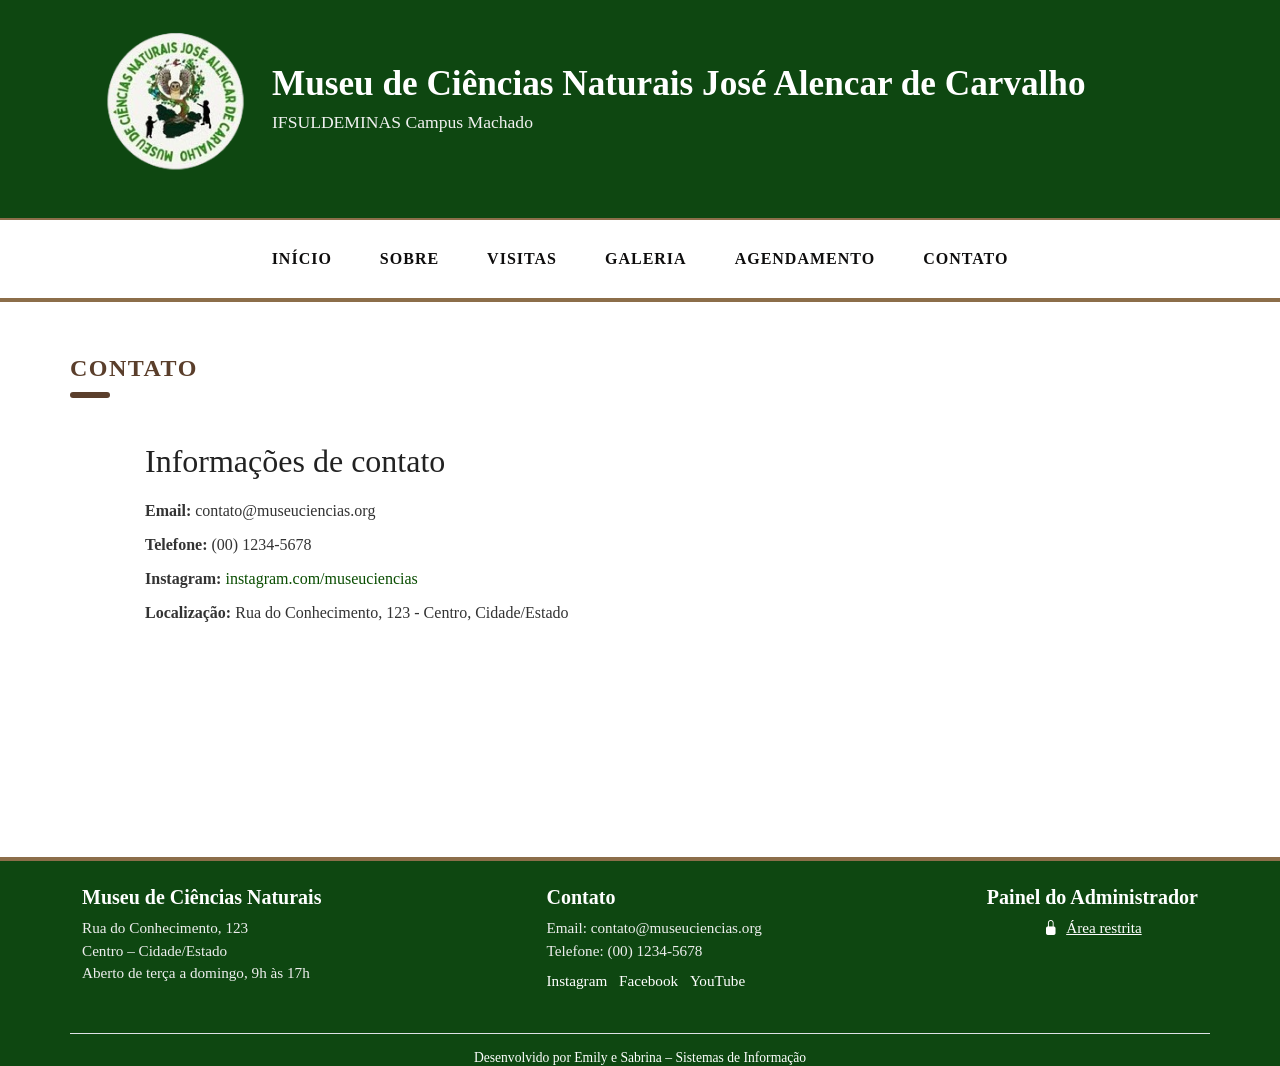
<file: template/contato.html>
<!DOCTYPE html>
<html lang="pt-br">
<head>
    <meta charset="UTF-8" />
    <meta name="viewport" content="width=device-width, initial-scale=1.0"/>
    <title>Contato - Museu de Ciências</title>
    <link href="https://cdn.jsdelivr.net/npm/bootstrap@5.3.3/dist/css/bootstrap.min.css" rel="stylesheet">
    <link href="https://cdn.jsdelivr.net/npm/bootstrap-icons@1.10.5/font/bootstrap-icons.css" rel="stylesheet">
    <link rel="stylesheet" href="/static/css/estiloGeral.css">
    <link rel="stylesheet" href="/static/css/estiloContato.css">
</head>
<body>

    <header class="custom-header">
        <div class="container py-4">
            <div class="row align-items-center">
                <div class="col-md-2 text-center text-md-start">
                    <img src="/static/assets/logo.png" alt="Logo do Museu" class="logo-museu">
                </div>
                <div class="col-md-10 text-center text-md-start">
                    <h1 class="nome-museu mb-1">Museu de Ciências Naturais José Alencar de Carvalho</h1>
                    <p class="slogan-museu mb-0">IFSULDEMINAS Campus Machado</p>
                </div>
            </div>
        </div>
      
        <div class="green-space"></div>
      
        <nav class="custom-navbar">
            <div class="container d-flex justify-content-center flex-wrap gap-3">
                <a href="/index.html" class="nav-link-custom">INÍCIO</a>
                <a href="/template/sobre.html" class="nav-link-custom">SOBRE</a>
                <a href="/template/visitas.html" class="nav-link-custom">VISITAS</a>
                <a href="/template/galeria.html" class="nav-link-custom">GALERIA</a>
                <a href="/template/agendamento.html" class="nav-link-custom">AGENDAMENTO</a>
                <a href="/template/contato.html" class="nav-link-custom">CONTATO</a>
            </div>
        </nav>
    </header>

    <main class="container my-5 position-relative pt-5">
        <div class="section-label">
          CONTATO
          <div class="underline"></div>
        </div>
      
        <div class="content mt-4" id="conteudo">
            <h2>Informações de contato</h2>
                <div class="grid-contato">
                    <div class="informacoes-contato">
                        <p><strong>Email:</strong> contato@museuciencias.org</p>
                        <p><strong>Telefone:</strong> (00) 1234-5678</p>
                        <p><strong>Instagram:</strong> <a href="https://instagram.com/museuciencias">instagram.com/museuciencias</a></p>
                        <p><strong>Localização:</strong> Rua do Conhecimento, 123 - Centro, Cidade/Estado</p>
                    </div>
                    
                    <div class="mapa-contato">
                        <iframe src="https://www.google.com/maps/embed?pb=..." class="mapa" allowfullscreen="" loading="lazy"></iframe>
                    </div>
                </div>
        </div>
    </main>
      

 
    <footer class="custom-footer mt-5">
        <div class="container py-4 d-flex flex-column flex-md-row justify-content-between">
            <div class="footer-left">
                <h5>Museu de Ciências Naturais</h5>
                <p>Rua do Conhecimento, 123<br>Centro – Cidade/Estado<br>Aberto de terça a domingo, 9h às 17h</p>
            </div>
        
            <div class="footer-right">
                <h5>Contato</h5>
                <p>Email: contato@museuciencias.org<br>Telefone: (00) 1234-5678</p>
                <div class="social-icons mt-2">
                <a href="#" class="me-2">Instagram</a>
                <a href="#" class="me-2">Facebook</a>
                <a href="#">YouTube</a>
                </div>
            </div>

            <div class="footer-center text-md-center mt-4 mt-md-0">
                <h5>Painel do Administrador</h5>
                <a  class="text-white" href="login.html"><i class="bi bi-lock-fill me-2"></i>Área restrita</a>
            </div>
        </div>
        <div class="container text-center border-top pt-3 mt-3">
            <h6 class="mb-0">Desenvolvido por Emily e Sabrina – Sistemas de Informação</h6>
        </div>
    </footer>
  
</body>
</html>
</file>
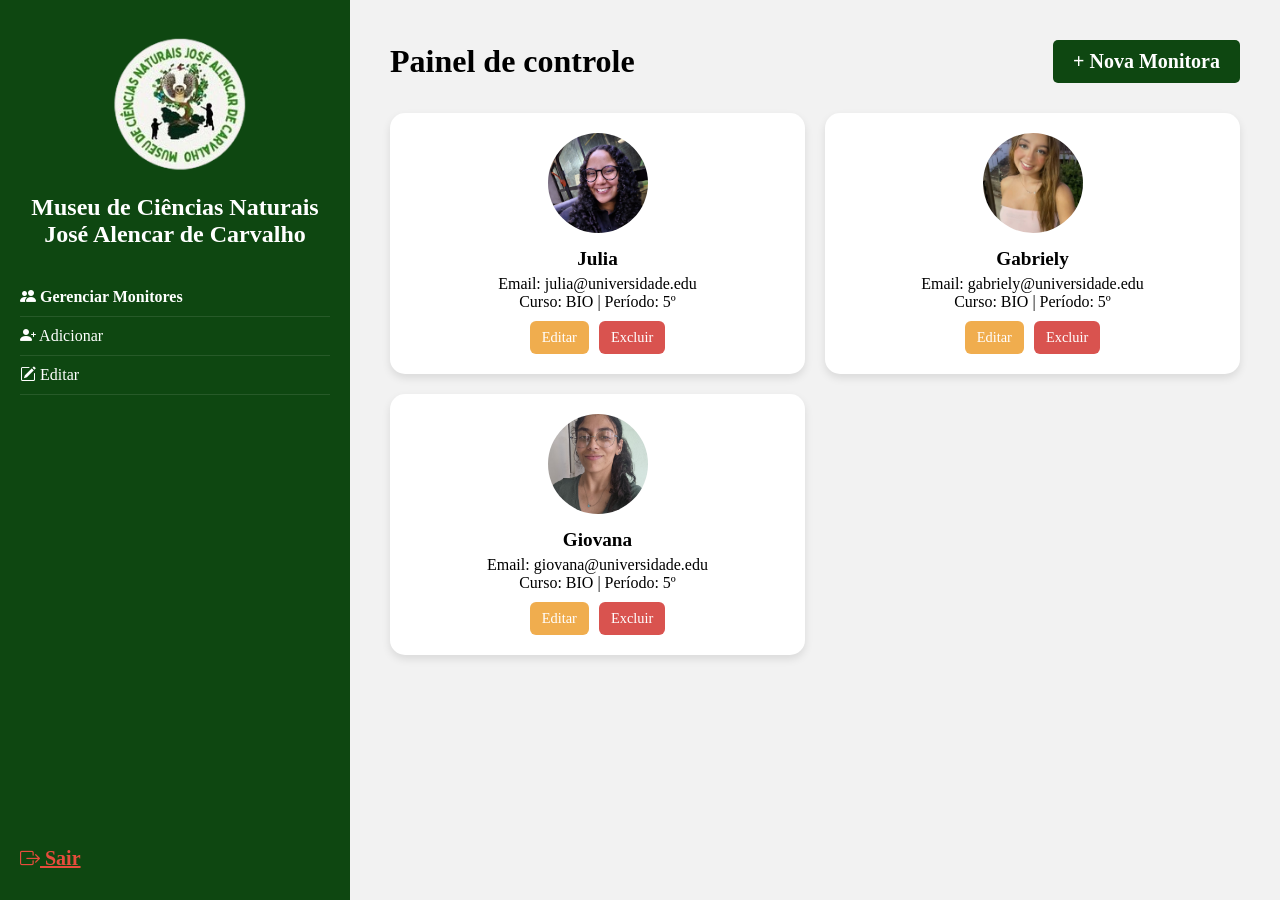
<file: template/gerencia.html>
<!DOCTYPE html>
<html lang="pt-br">
<head>
  <meta charset="UTF-8" />
  <meta name="viewport" content="width=device-width, initial-scale=1.0"/>
  <title>Painel de Monitoras</title>
  <link rel="stylesheet" href="/static/css/estiloGerencia.css" />
  <link href="https://fonts.googleapis.com/css2?family=Inter:wght@400;600&display=swap" rel="stylesheet">
  <link rel="stylesheet" href="https://cdn.jsdelivr.net/npm/bootstrap-icons@1.10.5/font/bootstrap-icons.css">
</head>
<body>
  <div class="container">
    <aside class="sidebar">
      <img src="/static/assets/logo.png" alt="Logo do Museu" class="logo">
      <h2>Museu de Ciências Naturais José Alencar de Carvalho</h2>
      <nav>
        <a class="active" href="#"><i class="bi bi-people-fill"></i> Gerenciar Monitores</a>
        <a href="#" onclick="openModal()"><i class="bi bi-person-plus-fill"></i> Adicionar</a>
        <a href="#" onclick="openEditModal()"><i class="bi bi-pencil-square"></i> Editar</a>
      </nav>
      <a href="/index.html" class="logout">
        <i class="bi bi-box-arrow-right"></i> Sair
      </a>   
    </aside>

    <main class="main-content">
      <header class="header">
        <h1>Painel de controle</h1>
        <button class="btn-add" onclick="openModal()">+ Nova Monitora</button>
      </header>

      <section class="grid">
        <div class="card">
          <img src="/imagens/monitora1.jpg" alt="Foto da Monitora">
          <div class="info">
            <h3>Julia</h3>
            <p>Email: julia@universidade.edu</p>
            <p>Curso: BIO | Período: 5º</p>
          </div>
          <div class="actions">
            <button class="edit" onclick="openEditModal()">Editar</button>
            <button class="delete" onclick="openDeleteModal(this)">Excluir</button>
          </div>
        </div>

        <div class="card">
          <img src="/imagens/monitora2.jpg" alt="Foto da Monitora">
          <div class="info">
            <h3>Gabriely</h3>
            <p>Email: gabriely@universidade.edu</p>
            <p>Curso: BIO | Período: 5º</p>
          </div>
          <div class="actions">
            <button class="edit">Editar</button>
            <button class="delete" onclick="openDeleteModal(this)">Excluir</button>
          </div>
        </div>

        <div class="card">
          <img src="/imagens/monitora3.jpg" alt="Foto da Monitora">
          <div class="info">
            <h3>Giovana</h3>
            <p>Email: giovana@universidade.edu</p>
            <p>Curso: BIO | Período: 5º</p>
          </div>
          <div class="actions">
            <button class="edit">Editar</button>
            <button class="delete" onclick="openDeleteModal(this)">Excluir</button>
          </div>
        </div>
      </section>
    </main>
  </div>

  <div class="modal" id="modalForm">
    <div class="modal-content">
      <h2>Adicionar Monitor</h2>
      <form>
        <input type="text" placeholder="Nome" required />
        <input type="email" placeholder="Email Institucional" required />
        <input type="text" placeholder="Curso" />
        <input type="text" placeholder="Período" />
        <input type="file" />
        <textarea placeholder="Sobre ela..." rows="4"></textarea>
        <div class="modal-buttons">
          <button type="button" onclick="closeModal()">Cancelar</button>
          <button type="submit">Salvar</button>
        </div>
      </form>
    </div>
  </div>

  <div class="modal" id="modalEdit">
    <div class="modal-content">
      <h2>Editar Monitor</h2>
      <form>
        <label for="edit-nome">Nome</label>
        <input type="text" id="edit-nome" placeholder="Nome" value="Julia" />
  
        <label for="edit-email">Email Institucional</label>
        <input type="email" id="edit-email" placeholder="Email Institucional" value="julia@universidade.edu" />
  
        <label for="edit-curso">Curso</label>
        <input type="text" id="edit-curso" placeholder="Curso" value="BIO" />
  
        <label for="edit-periodo">Período</label>
        <input type="text" id="edit-periodo" placeholder="Período" value="5º" />
  
        <label for="edit-sobre">Sobre</label>
        <textarea id="edit-sobre" placeholder="Sobre ela..." rows="4">Monitora ativa desde o 3º período.</textarea>
  
        <div class="modal-buttons">
          <button type="button" onclick="closeEditModal()">Cancelar</button>
          <button type="submit">Salvar Alterações</button>
        </div>
      </form>
    </div>
  </div>

  <script>
    function openModal() {
      document.getElementById('modalForm').style.display = 'flex';
    }
    function closeModal() {
      document.getElementById('modalForm').style.display = 'none';
    }

    let deleteTarget = null;

    function openDeleteModal(button) {
      deleteTarget = button.closest('.card');
      document.getElementById('modalConfirmDelete').style.display = 'flex';
    }

    function closeDeleteModal() {
      deleteTarget = null;
      document.getElementById('modalConfirmDelete').style.display = 'none';
    }

    function confirmDelete() {
      if (deleteTarget) {
        deleteTarget.remove(); 
      }
      closeDeleteModal();
    }

    function openEditModal() {
      document.getElementById('modalEdit').style.display = 'flex';
    }
    function closeEditModal() {
      document.getElementById('modalEdit').style.display = 'none';
    }

  </script>

  <div class="modal" id="modalConfirmDelete">
    <div class="modal-content">
      <h2>Tem certeza que deseja excluir?</h2>
      <div class="modal-buttons">
        <button type="button" onclick="closeDeleteModal()">Cancelar</button>
        <button type="button" onclick="confirmDelete()">Confirmar</button>
      </div>
    </div>
  </div>

</body>
</html>
</file>
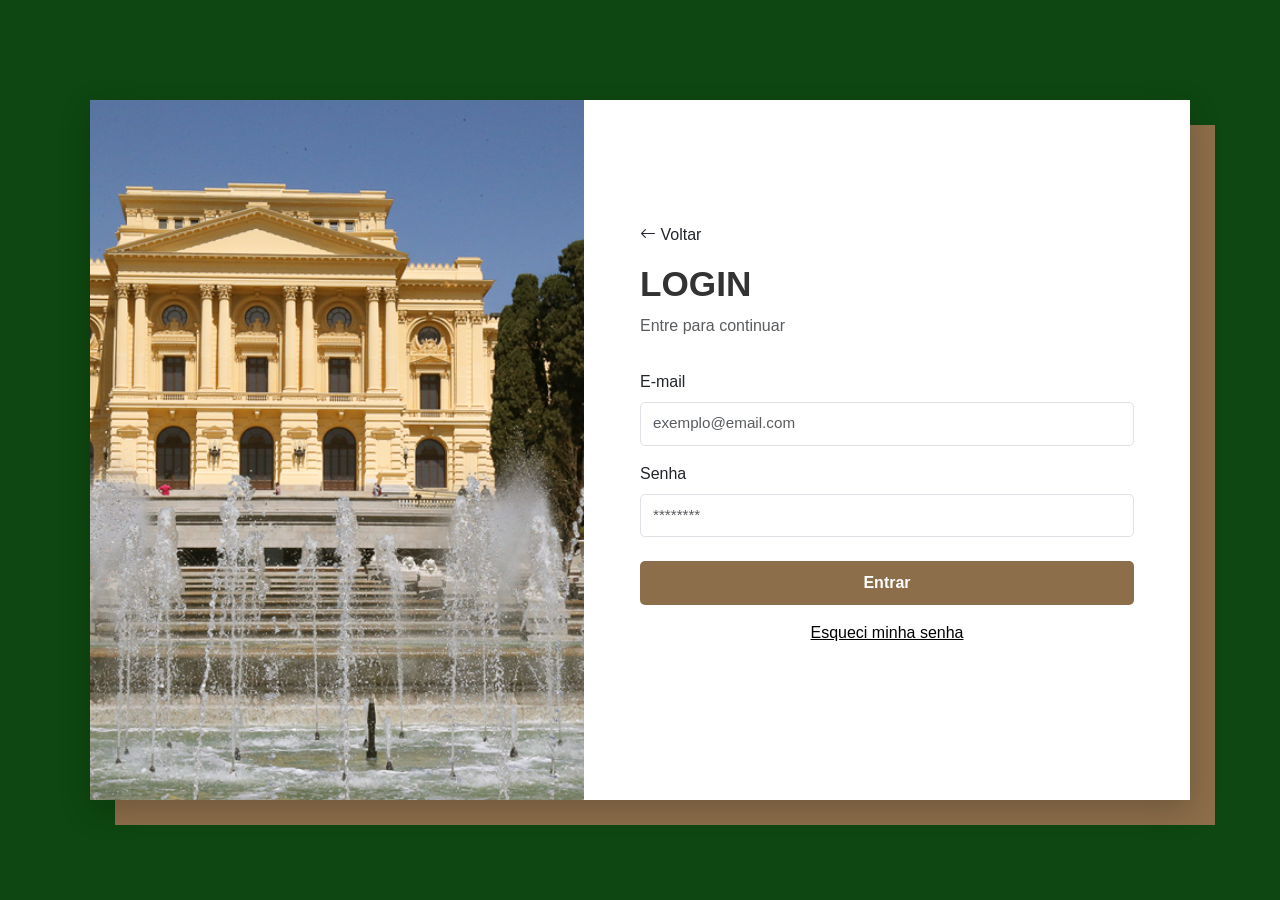
<file: template/login.html>
<!DOCTYPE html>
<html lang="pt-br">
<head>
  <meta charset="UTF-8" />
  <meta name="viewport" content="width=device-width, initial-scale=1.0"/>
  <title>Login - Museu</title>
  <link href="https://cdn.jsdelivr.net/npm/bootstrap@5.3.3/dist/css/bootstrap.min.css" rel="stylesheet" />
  <link rel="stylesheet" href="https://cdn.jsdelivr.net/npm/bootstrap-icons@1.10.5/font/bootstrap-icons.css">
  <link rel="stylesheet" href="/static/css/estiloLogin.css">
</head>
<body>
    <div class="page-container">
        <div class="login-wrapper">
            <div class="login-content">
                <div class="left-box">
                    
                </div>
                <div class="right-box">
                    <a href="/index.html" class="text-decoration-none text-dark mb-3 d-inline-block">
                        <i class="bi bi-arrow-left"></i> Voltar
                    </a> 
                    <h2>LOGIN</h2>
                                         
                    <p class="text-muted">Entre para continuar</p>
                    <form>
                        <div class="mb-3">
                            <label for="email" class="form-label">E-mail</label>
                            <input type="email" class="form-control" id="email" placeholder="exemplo@email.com">
                        </div>
                        <div class="mb-4">
                            <label for="senha" class="form-label">Senha</label>
                            <input type="password" class="form-control" id="senha" placeholder="********">
                        </div>
                        <div class="d-grid">
                            <button class="btn btn-success" type="button" onclick="redirectToPage()">Entrar</button>
                        </div>
                        <p class="text-center mt-3"><a href="#" class="text-black">Esqueci minha senha</a></p>
                    </form>
                </div>
            </div>
        </div>
    </div>
    <script>
        function redirectToPage() {
          window.location.href = '/template/gerencia.html';
        }
      </script>
</body>
</html>
</file>
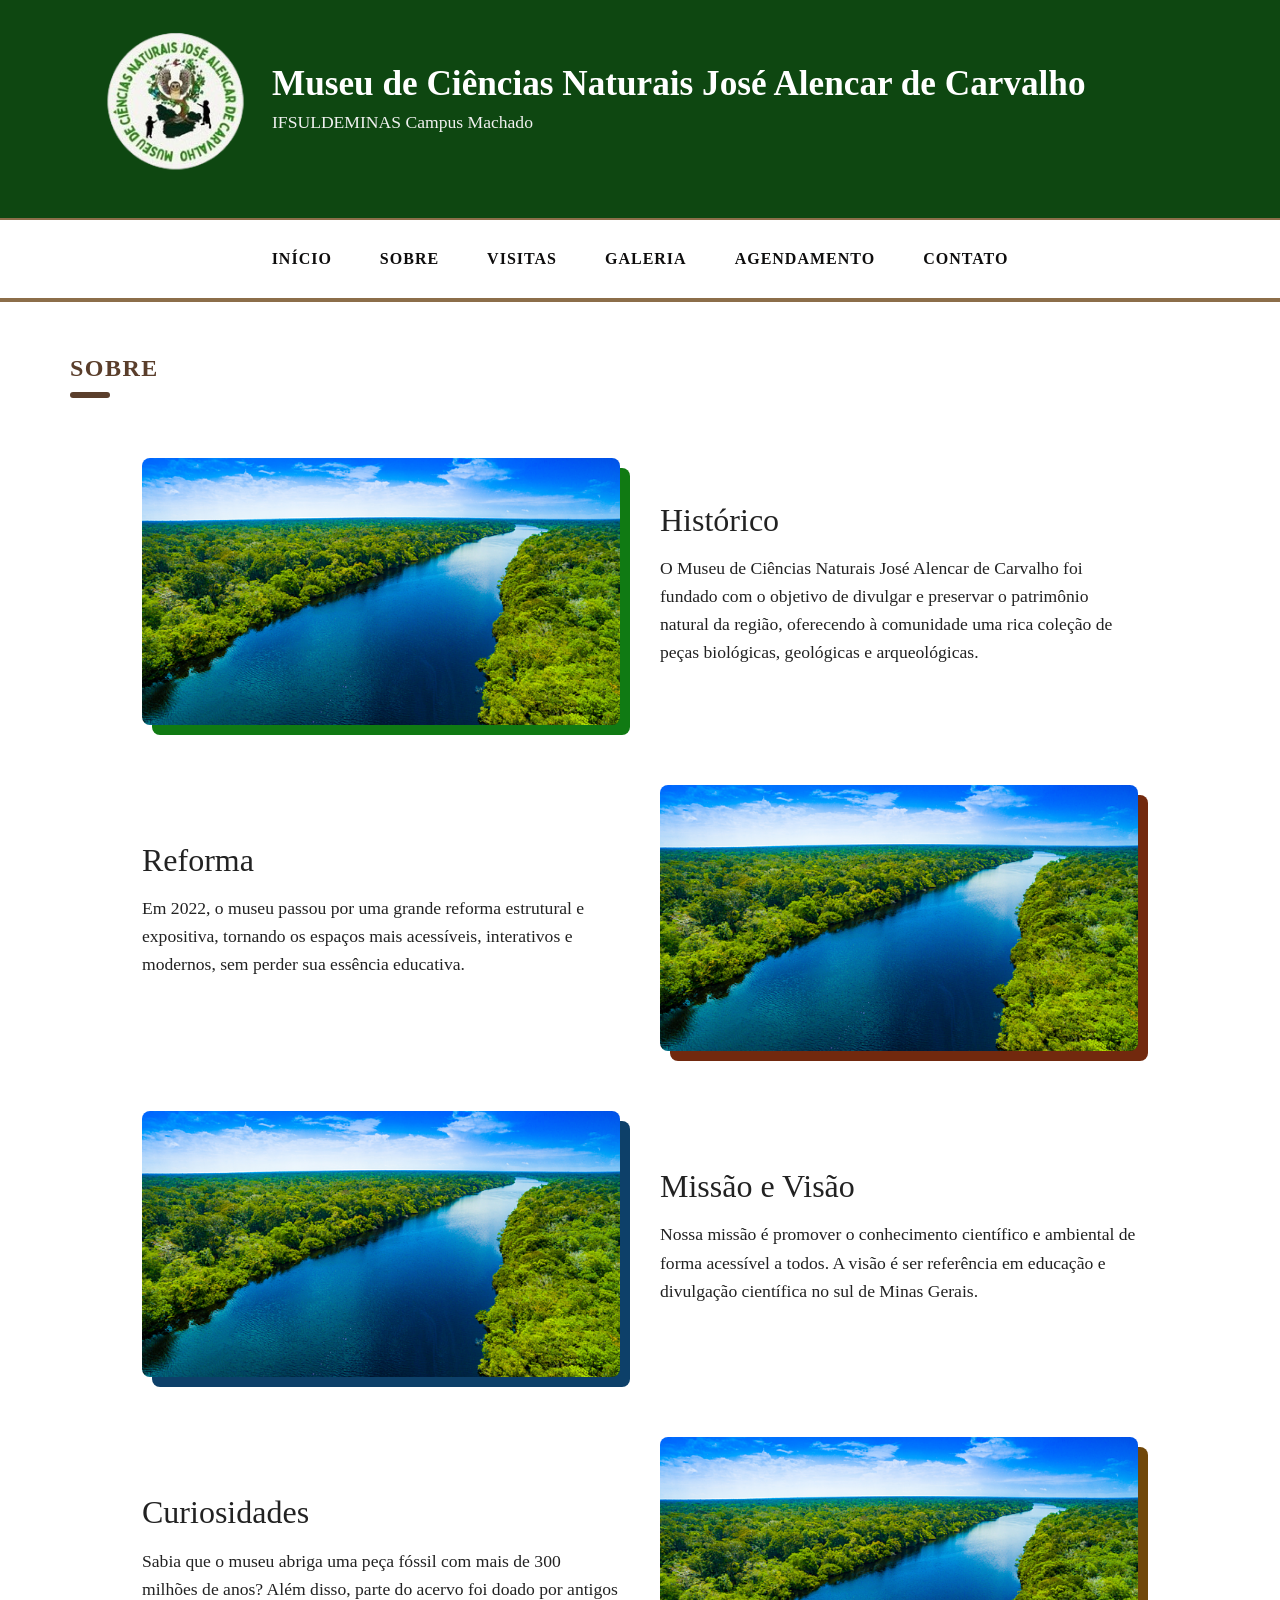
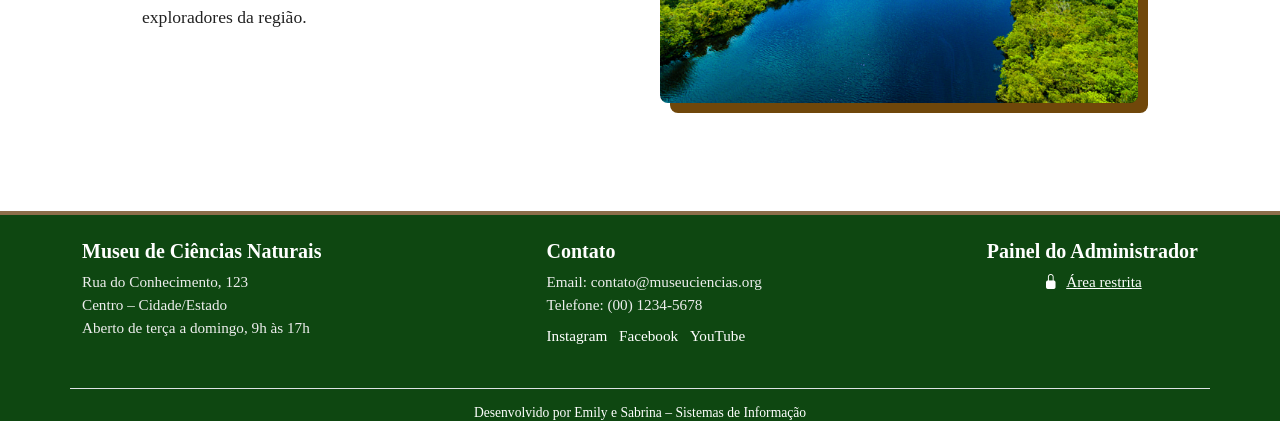
<file: template/sobre.html>
<!DOCTYPE html>
<html lang="pt-br">
<head>
    <meta charset="UTF-8" />
    <meta name="viewport" content="width=device-width, initial-scale=1.0"/>
    <title>Sobre - Museu de Ciências</title>
    <link href="https://cdn.jsdelivr.net/npm/bootstrap@5.3.3/dist/css/bootstrap.min.css" rel="stylesheet">
    <link href="https://cdn.jsdelivr.net/npm/bootstrap-icons@1.10.5/font/bootstrap-icons.css" rel="stylesheet">
    <link rel="stylesheet" href="/static/css/estiloGeral.css">
    <link rel="stylesheet" href="/static/css/estiloSobre.css">
</head>
<body>

    <header class="custom-header">
        <div class="container py-4">
            <div class="row align-items-center">
                <div class="col-md-2 text-center text-md-start">
                    <img src="/static/assets/logo.png" alt="Logo do Museu" class="logo-museu">
                </div>
                <div class="col-md-10 text-center text-md-start">
                    <h1 class="nome-museu mb-1">Museu de Ciências Naturais José Alencar de Carvalho</h1>
                    <p class="slogan-museu mb-0">IFSULDEMINAS Campus Machado</p>
                </div>
            </div>
        </div>
      
        <div class="green-space"></div>
      
        <nav class="custom-navbar">
            <div class="container d-flex justify-content-center flex-wrap gap-3">
                <a href="/index.html" class="nav-link-custom">INÍCIO</a>
                <a href="/template/sobre.html" class="nav-link-custom">SOBRE</a>
                <a href="/template/visitas.html" class="nav-link-custom">VISITAS</a>
                <a href="/template/galeria.html" class="nav-link-custom">GALERIA</a>
                <a href="/template/agendamento.html" class="nav-link-custom">AGENDAMENTO</a>
                <a href="/template/contato.html" class="nav-link-custom">CONTATO</a>
            </div>
        </nav>
    </header>

    <main class="container my-5 position-relative pt-5">
        <div class="section-label">
          SOBRE
          <div class="underline"></div>
        </div>
      
        <section class="sobre-grid">
            <!-- Histórico -->
            <div class="item imagem fundo-verde">
              <img src="/imagens/temporaria.png" alt="Histórico do museu">
            </div>
            <div class="item texto">
              <h2>Histórico</h2>
              <p>O Museu de Ciências Naturais José Alencar de Carvalho foi fundado com o objetivo de divulgar e preservar o patrimônio natural da região, oferecendo à comunidade uma rica coleção de peças biológicas, geológicas e arqueológicas.</p>
            </div>
        
            <!-- Reforma -->
            <div class="item texto">
              <h2>Reforma</h2>
              <p>Em 2022, o museu passou por uma grande reforma estrutural e expositiva, tornando os espaços mais acessíveis, interativos e modernos, sem perder sua essência educativa.</p>
            </div>
            <div class="item imagem fundo-marrom">
              <img src="/imagens/temporaria.png" alt="Reforma do museu">
            </div>
        
            <!-- Missão e Visão -->
            <div class="item imagem fundo-azul">
              <img src="/imagens/temporaria.png" alt="Missão e visão do museu">
            </div>
            <div class="item texto">
              <h2>Missão e Visão</h2>
              <p>Nossa missão é promover o conhecimento científico e ambiental de forma acessível a todos. A visão é ser referência em educação e divulgação científica no sul de Minas Gerais.</p>
            </div>
        
            <!-- Curiosidades -->
            <div class="item texto">
              <h2>Curiosidades</h2>
              <p>Sabia que o museu abriga uma peça fóssil com mais de 300 milhões de anos? Além disso, parte do acervo foi doado por antigos exploradores da região.</p>
            </div>
            <div class="item imagem fundo-laranja">
              <img src="/imagens/temporaria.png" alt="Curiosidades do museu">
            </div>
          </section>
          
    </main>
 
    <footer class="custom-footer mt-5">
        <div class="container py-4 d-flex flex-column flex-md-row justify-content-between">
            <div class="footer-left">
                <h5>Museu de Ciências Naturais</h5>
                <p>Rua do Conhecimento, 123<br>Centro – Cidade/Estado<br>Aberto de terça a domingo, 9h às 17h</p>
            </div>
        
            <div class="footer-right">
                <h5>Contato</h5>
                <p>Email: contato@museuciencias.org<br>Telefone: (00) 1234-5678</p>
                <div class="social-icons mt-2">
                <a href="#" class="me-2">Instagram</a>
                <a href="#" class="me-2">Facebook</a>
                <a href="#">YouTube</a>
                </div>
            </div>

            <div class="footer-center text-md-center mt-4 mt-md-0">
                <h5>Painel do Administrador</h5>
                <a  class="text-white" href="login.html"><i class="bi bi-lock-fill me-2"></i>Área restrita</a>
            </div>
        </div>
        <div class="container text-center border-top pt-3 mt-3">
            <h6 class="mb-0">Desenvolvido por Emily e Sabrina – Sistemas de Informação</h6>
        </div>
    </footer>
  
</body>
</html>
</file>
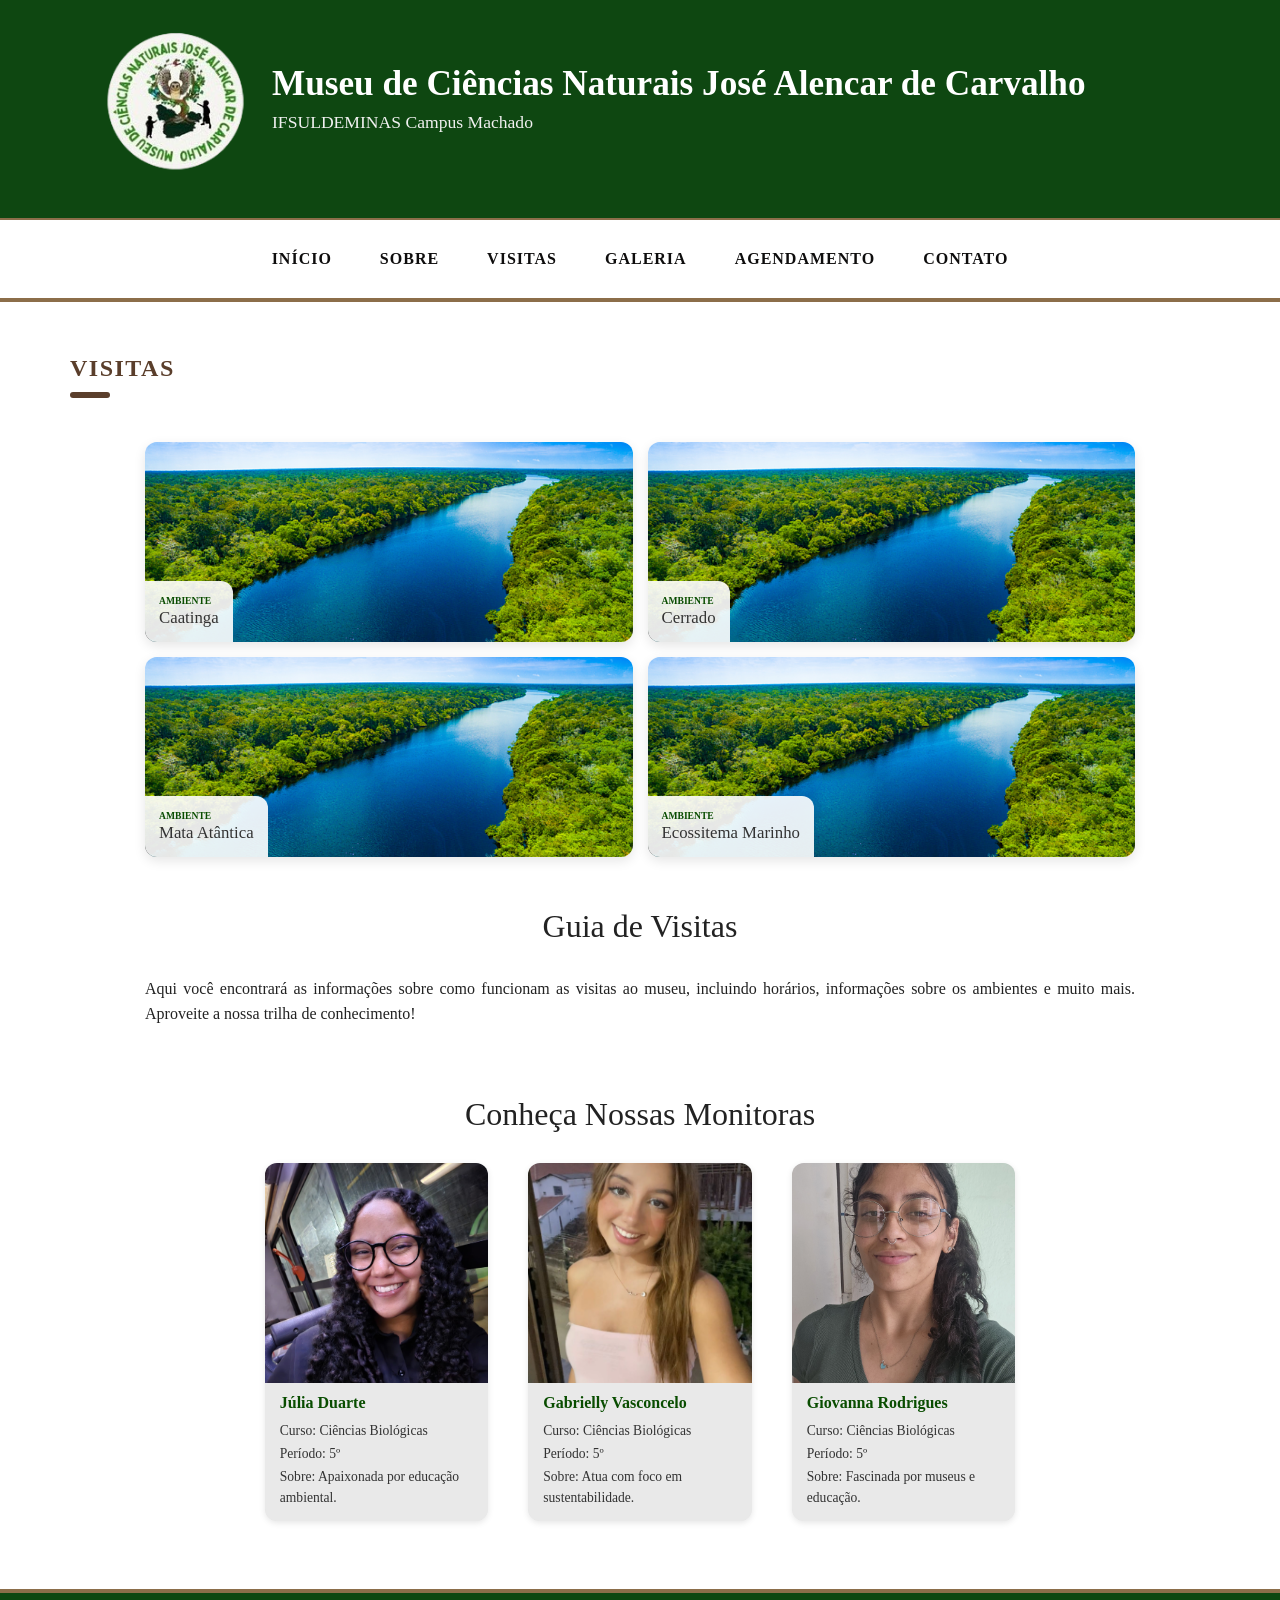
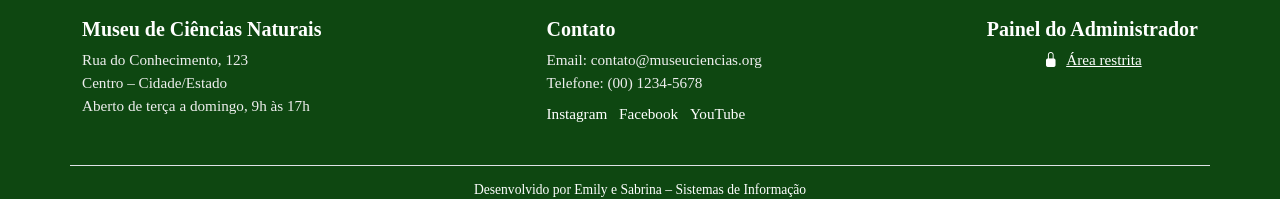
<file: template/visitas.html>
<!DOCTYPE html>
<html lang="pt-br">
<head>
    <meta charset="UTF-8" />
    <meta name="viewport" content="width=device-width, initial-scale=1.0"/>
    <title>Visitas - Museu de Ciências</title>
    <link href="https://cdn.jsdelivr.net/npm/bootstrap@5.3.3/dist/css/bootstrap.min.css" rel="stylesheet">
    <link href="https://cdn.jsdelivr.net/npm/bootstrap-icons@1.10.5/font/bootstrap-icons.css" rel="stylesheet">
    <link rel="stylesheet" href="/static/css/estiloGeral.css">
    <link rel="stylesheet" href="/static/css/estiloVisitas.css">
</head>
<body>

    <header class="custom-header">
        <div class="container py-4">
            <div class="row align-items-center">
                <div class="col-md-2 text-center text-md-start">
                    <img src="/static/assets/logo.png" alt="Logo do Museu" class="logo-museu">
                </div>
                <div class="col-md-10 text-center text-md-start">
                    <h1 class="nome-museu mb-1">Museu de Ciências Naturais José Alencar de Carvalho</h1>
                    <p class="slogan-museu mb-0">IFSULDEMINAS Campus Machado</p>
                </div>
            </div>
        </div>
      
        <div class="green-space"></div>
      
        <nav class="custom-navbar">
            <div class="container d-flex justify-content-center flex-wrap gap-3">
                <a href="/index.html" class="nav-link-custom">INÍCIO</a>
                <a href="/template/sobre.html" class="nav-link-custom">SOBRE</a>
                <a href="/template/visitas.html" class="nav-link-custom">VISITAS</a>
                <a href="/template/galeria.html" class="nav-link-custom">GALERIA</a>
                <a href="/template/agendamento.html" class="nav-link-custom">AGENDAMENTO</a>
                <a href="/template/contato.html" class="nav-link-custom">CONTATO</a>
            </div>
        </nav>
    </header>

    <main class="container my-5 position-relative pt-5">
        <div class="section-label">
          VISITAS
          <div class="underline"></div>
        </div>
      
        <div class="content mt-4" id="conteudo">
            <section class="acervo">
                <div class="grid-acervo">
                  <div class="item-acervo">
                    <img src="/imagens/temporaria.png" alt="Ambiente da Caatinga">
                    <div class="info">
                      <p class="tag">ambiente</p>
                      <h3>Caatinga</h3>
                    </div>
                  </div>
                  <div class="item-acervo">
                    <img src="/imagens/temporaria.png" alt="Ambiente do Cerrado">
                    <div class="info">
                      <p class="tag">ambiente</p>
                      <h3>Cerrado</h3>
                    </div>
                  </div>
                  <div class="item-acervo">
                    <img src="/imagens/temporaria.png" alt="Ambiente da Amazônia">
                    <div class="info">
                      <p class="tag">ambiente</p>
                      <h3>Mata Atântica</h3>
                    </div>
                  </div>
                  <div class="item-acervo">
                    <img src="/imagens/temporaria.png" alt="Ambiente Interno do Museu">
                    <div class="info">
                      <p class="tag">ambiente</p>
                      <h3>Ecossitema Marinho</h3>
                    </div>
                  </div>
                </div>
              </section>    
        
              <div>
                <h2 class="titulo">Guia de Visitas</h2>
                <p class="texto-guia">Aqui você encontrará as informações sobre como funcionam as visitas ao museu, incluindo horários, informações sobre os ambientes e muito mais. Aproveite a nossa trilha de conhecimento!</p>
            </div>

            <div class="container mt-5">
                <h2 class="titulo">Conheça Nossas Monitoras</h2>
                <div class="row justify-content-center gap-3">
                  
                  <div class="col-md-3 card-equipe-col">
                    <div class="card-equipe-vertical">
                      <div class="foto-montiora-vertical">
                        <img src="/imagens/monitora1.jpg" alt="Monitora 1">
                      </div>
                      <div class="informacoes">
                        <h4>Júlia Duarte</h4>
                        <p>Curso: Ciências Biológicas</p>
                        <p>Período: 5º</p>
                        <p>Sobre: Apaixonada por educação ambiental.</p>
                      </div>
                    </div>
                  </div>
              
                  <div class="col-md-3 card-equipe-col">
                    <div class="card-equipe-vertical">
                      <div class="foto-montiora-vertical">
                        <img src="/imagens/monitora2.jpg" alt="Monitora 2">
                      </div>
                      <div class="informacoes">
                        <h4>Gabrielly Vasconcelo</h4>
                        <p>Curso: Ciências Biológicas</p>
                        <p>Período: 5º</p>
                        <p>Sobre: Atua com foco em sustentabilidade.</p>
                      </div>
                    </div>
                  </div>
              
                  <div class="col-md-3 card-equipe-col">
                    <div class="card-equipe-vertical">
                      <div class="foto-montiora-vertical">
                        <img src="/imagens/monitora3.jpg" alt="Monitora 3">
                      </div>
                      <div class="informacoes">
                        <h4>Giovanna Rodrigues</h4>
                        <p>Curso: Ciências Biológicas</p>
                        <p>Período: 5º</p>
                        <p>Sobre: Fascinada por museus e educação.</p>
                      </div>
                    </div>
                  </div>
              
                </div>
              </div>              
        </div>
    </main>
      

 
    <footer class="custom-footer mt-5">
        <div class="container py-4 d-flex flex-column flex-md-row justify-content-between">
            <div class="footer-left">
                <h5>Museu de Ciências Naturais</h5>
                <p>Rua do Conhecimento, 123<br>Centro – Cidade/Estado<br>Aberto de terça a domingo, 9h às 17h</p>
            </div>
        
            <div class="footer-right">
                <h5>Contato</h5>
                <p>Email: contato@museuciencias.org<br>Telefone: (00) 1234-5678</p>
                <div class="social-icons mt-2">
                <a href="#" class="me-2">Instagram</a>
                <a href="#" class="me-2">Facebook</a>
                <a href="#">YouTube</a>
                </div>
            </div>

            <div class="footer-center text-md-center mt-4 mt-md-0">
                <h5>Painel do Administrador</h5>
                <a  class="text-white" href="login.html"><i class="bi bi-lock-fill me-2"></i>Área restrita</a>
            </div>
        </div>
        <div class="container text-center border-top pt-3 mt-3">
            <h6 class="mb-0">Desenvolvido por Emily e Sabrina – Sistemas de Informação</h6>
        </div>
    </footer>
  
</body>
</html>
</file>
<file: static/css/estiloGeral.css>
body {
    margin: 0;
    padding: 0;
    font-family: "Poppins";
    background-color: #fff;
    color: #222;
}

.custom-header {
    background-color: #0e4711;
    color: white;
    border-bottom: 4px solid #8c6e4a;
    position: relative;
  }
  
  .logo-museu {
    max-height: 150px;
  }
  
  .nome-museu {
    font-weight: 800;
    font-size: 2.2rem;
    color: #fff;
    max-width: 100%;
  }
  
  .slogan-museu {
    font-size: 1.1rem;
    color: #f1f1f1;
  }
  
  .green-space {
    height: 30px;
    background-color: #0e4711;
  }
  
  .custom-navbar {
    background-color: #ffffff;
    padding: 1.2rem 0;
    border-top: 2px solid #8c6e4a;
    margin-top: -10px;
  }
  
  .nav-link-custom {
    color: #0e0d0d;
    font-weight: 600;
    letter-spacing: 1px;
    text-decoration: none;
    padding: 0.5rem 1rem;
    transition: color 0.3s, border-bottom 0.3s;
    text-transform: uppercase;
  }
  
  .nav-link-custom:hover {
    color: #4b774d;
    border-bottom: 2px solid #4b774d;
  }
  
.custom-footer {
    background-color: #0e4711;
    color: #eee;
    border-top: 4px solid #8c6e4a;
    font-size: 0.95rem;
}
  
.custom-footer h5 {
    color: #fff;
    font-weight: bold;
    margin-bottom: 0.5rem;
}

.custom-footer p {
    margin: 0;
    line-height: 1.5;
}

.footer-left,
.footer-right {
    max-width: 48%;
}

.social-icons a {
    color: #fff;
    text-decoration: none;
    font-weight: 500;
    transition: color 0.3s;
}

.social-icons a:hover {
    color: #111;
}

.custom-footer h6 {
    color: #fff;
    font-size: 0.85rem;
}

.footer-center {
    color: #fff;
}
  
.footer-center i {
    color: #fff;
}

.section-label {
    position: absolute;
    top: 0;
    left: 0;
    color: #5a3e2b; 
    font-weight: bold;
    letter-spacing: 1.5px;
    font-size: 1.5rem;
    text-transform: uppercase;
    
  }
  
  .section-label .underline {
    width: 40px;
    height: 6px;
    background-color: #5a3e2b; 
    margin-top: 6px;
    border-radius: 3px;
  }
</file>
<file: static/css/estiloContato.css>
#conteudo{
    padding: 20px 30px; 
    max-width: 1050px; 
    margin: 0 auto;
  }

.titulo {
    text-align: center;
    font-size: 2rem;
    margin-bottom: 30px;
}

.grid-contato {
    display: grid;
    grid-template-columns: 1fr 1fr; 
    gap: 20px; 
}

.informacoes-contato p {
    margin: 10px 0;
    font-size: 1rem;
    color: #333;
}

.informacoes-contato a {
    text-decoration: none;
    color: #094d00;
}

.informacoes-contato a:hover {
    text-decoration: underline;
}


.mapa-contato {
    width: 100%;
    height: 300px; 
}

.mapa {
    width: 100%;
    height: 100%;
    border: 0;
}
</file>
<file: static/css/estiloGerencia.css>
* {
    margin: 0;
    padding: 0;
    box-sizing: border-box;
    font-family: 'Poopins';
  }
  
  body {
    background: #f2f2f2;
    color: #000;
  }
  
  .container {
    display: flex;
    min-height: 100vh;
  }
  
  .sidebar {
    width: 350px;
    background: #0e4711;
    color: white;
    padding: 30px 20px;
    display: flex;
    flex-direction: column;
    height: 100vh;
    font-size: 20px;
  }
  
  .sidebar .logo {
    width: 170px;
    height: auto;
    display: block;
    margin: 0 auto 20px auto; /* centraliza e dá espaço embaixo */
  }
  
  .sidebar a.logout {
    margin-top: auto;
    color: #e74c3c;
    font-weight: bold;
  } 
  .sidebar h2 {
    font-size: 1.5rem;
    margin-bottom: 30px;
    text-align: center;
  }
  
  .sidebar nav a {
    display: block;
    color: white; /* ou #fff */
    padding: 10px 0;
    text-decoration: none;
    border-bottom: 1px solid rgba(255, 255, 255, 0.1);

    font-size: 1rem;
  }
  
  .sidebar nav a:hover,
  .sidebar nav a.active {
    color: #fff;
    font-weight: bold;
  }
  
  .main-content {
    flex-grow: 1;
    padding: 40px;
  }
  
  .header {
    display: flex;
    justify-content: space-between;
    align-items: center;
  }
  
  .btn-add {
    background: #0e4711;
    color: white;
    border: none;
    padding: 10px 20px;
    font-weight: bold;
    border-radius: 5px;
    cursor: pointer;
    font-size: 20px;
  }
  
  .btn-add:hover {
    background: #3e8e41;
  }
  
  .grid {
    display: grid;
    grid-template-columns: repeat(auto-fill, minmax(280px, 1fr));
    gap: 20px;
    margin-top: 30px;
  }
  
  .card {
    background: white;
    padding: 20px;
    border-radius: 15px;
    box-shadow: 0 4px 8px rgba(0,0,0,0.1);
    display: flex;
    flex-direction: column;
    align-items: center;
  }
  
  .card img {
    width: 100px;
    height: 100px;
    border-radius: 50%;
    object-fit: cover;
    margin-bottom: 15px;
  }
  
  .card .info {
    text-align: center;
    margin-bottom: 10px;
  }
  
  .card .info h3 {
    font-size: 1.2rem;
    margin-bottom: 5px;
  }
  
  .card .actions {
    display: flex;
    gap: 10px;
  }
  
  .edit,
  .delete {
    border: none;
    padding: 8px 12px;
    border-radius: 6px;
    cursor: pointer;
    font-size: 0.9rem;
  }
  
  .edit {
    background-color: #f0ad4e;
    color: white;
  }
  
  .delete {
    background-color: #d9534f;
    color: white;
  }
  
  .modal {
    position: fixed;
    top: 0;
    left: 0;
    width: 100%;
    height: 100%;
    background: rgba(0,0,0,0.5);
    display: none;
    align-items: center;
    justify-content: center;
  }
  
  .modal-content {
    background: white;
    padding: 30px;
    border-radius: 15px;
    width: 90%;
    max-width: 500px;
  }
  
  .modal-content h2 {
    margin-bottom: 20px;
  }
  
  .modal-content form input,
  .modal-content form textarea {
    width: 100%;
    padding: 10px;
    margin-bottom: 15px;
    border-radius: 8px;
    border: 1px solid #ccc;
  }
  
  .modal-buttons {
    display: flex;
    justify-content: flex-end;
    gap: 10px;
  }
  
  .modal-buttons button {
    padding: 10px 20px;
    border-radius: 8px;
    border: none;
    font-weight: bold;
    cursor: pointer;
  }
  
  .modal-buttons button:first-child {
    background: #ccc;
  }
  
  .modal-buttons button:last-child {
    background: #0e4711;
    color: white;
  }
</file>
<file: static/css/estiloLogin.css>
body {
    margin: 0;
    font-family: 'Poppins', sans-serif;
  }
  
  .page-container {
    min-height: 100vh;
    display: flex;
    justify-content: center;
    align-items: center;
    background: #0e4711;
  }
  
  .login-wrapper {
    position: relative;
    width: 95%;
    max-width: 1100px;
    height: 700px;
  }
  
  .login-wrapper::before {
    content: '';
    position: absolute;
    top: 25px;
    left: 25px;
    width: 100%;
    height: 100%;
    background-color: #8c6e4a;
    z-index: 0;
  }
  
  .login-content {
    position: relative;
    display: flex;
    height: 100%;
    z-index: 1;
    box-shadow: 0 10px 30px rgba(0, 0, 0, 0.2);
  }
  
  .left-box {
    flex: 1;
    background-image: url('/imagens/teste.jpg');
    background-size: cover;
    background-position: center;
  }
  
  .right-box {
    flex: 1;
    background-color: #ffffff;
    padding: 3.5rem;
    display: flex;
    flex-direction: column;
    justify-content: center;
  }
  
  .right-box h2 {
    font-weight: 600;
    color: #333;
    font-size: 2.2rem;
  }
  
  .right-box p {
    margin-bottom: 2rem;
    font-size: 1rem;
    color: #666;
  }
  
  .form-control {
    border-radius: 5px;
    font-size: 0.95rem;
    padding: 0.6rem 0.75rem;
  }
  
  .btn-success {
    background-color: #8c6e4a;
    border: none;
    font-weight: 600;
    padding: 0.6rem;
    border-radius: 5px;
    transition: all 0.3s ease;
  }
  
  .btn-success:hover {
    background-color: #3d6341;
  }
  
  a {
    color: #3d6341;
  }
</file>
<file: static/css/estiloSobre.css>
.sobre-grid {
    display: grid;
    grid-template-columns: 1fr 1fr;
    grid-template-rows: repeat(4, auto);
    gap: 60px 40px;
    padding: 60px;
  }
  
  .item {
    display: flex;
    flex-direction: column;
    justify-content: center;
    position: relative;
    z-index: 1;
  }
  
  .item.texto h2 {
    font-size: 2rem;
    margin-bottom: 15px;
  }
  
  .item.texto p {
    font-size: 1.1rem;
    line-height: 1.6;
  }
  
  .item.imagem {
    position: relative;
    z-index: 1;
  }
  
  .item.imagem img {
    display: block;
    width: 100%;
    height: auto;
    object-fit: cover;
    border-radius: 8px;
    position: relative;
    z-index: 2;
  }
  
  /* Moldura atrás da imagem */
  .item.imagem::before {
    content: '';
    position: absolute;
    top: 10px;
    left: 10px;
    width: 100%;
    height: 100%;
    border-radius: 8px;
    z-index: 1;
  }
  
  /* Cores de fundo para cada moldura */
  .fundo-verde::before {
    background-color: #107a13;
  }
  .fundo-marrom::before {
    background-color: #72290e;
  }
  .fundo-azul::before {
    background-color: #0d4069;
  }
  .fundo-laranja::before {
    background-color: #70470a;
  }
</file>
<file: static/css/estiloVisitas.css>
#conteudo{
    padding: 20px 30px; 
    max-width: 1050px; 
    margin: 0 auto;
  }
  
  .acervo h2 {
    font-size: 2rem;
    margin-bottom: 30px;
    text-align: center;
  }
  
  .grid-acervo {
    display: grid;
    grid-template-columns: repeat(2, 1fr); 
    gap: 15px; 
  }
  
  .item-acervo {
    position: relative;
    overflow: hidden;
    border-radius: 12px;
    box-shadow: 0 4px 12px rgba(0,0,0,0.1);
  }
  
  .item-acervo img {
    width: 100%;
    height: 200px;
    object-fit: cover;
    display: block;
    transition: transform 0.3s ease;
  }
  
  .item-acervo:hover img {
    transform: scale(1.05); 
  }
  
  .info {
    position: absolute;
    bottom: 0;
    left: 0;
    padding: 14px;
    background: rgba(255,255,255,0.9); 
    border-top-right-radius: 12px;
  }
  
  .tag {
    font-size: 0.6rem;         
    color: #094d00;           
    text-transform: uppercase; 
    font-weight: bold;         
    margin-bottom: 2px;        
    line-height: 1.2;          
}

  
  .item-acervo h3 {
    margin: 0;
    font-size: 1.05rem;
    color: #333;
  }
  

.titulo{
    text-align: center;  
    font-size: 2rem;   
    margin-bottom: 10px;
    margin-top: 30px;
    padding: 20px;
}

.texto-guia {
    text-align: justify;  
    font-size: 1rem;
    line-height: 1.6;
}
  
  .card-equipe-vertical {
    background-color: #e9e9e9;
    border-radius: 12px;
    box-shadow: 0 2px 6px rgba(0, 0, 0, 0.1);
    overflow: hidden;
    height: 100%;
    display: flex;
    flex-direction: column;
  }
  
  
  .foto-montiora-vertical img {
    width: 100%;
    height: 220px;
    object-fit: cover;
  }
  
  .informacoes {
    padding: 10px 15px;
    background-color: #e9e9e9;
    flex-grow: 1;
  }
  
  .informacoes h4 {
    margin-top: 0;
    font-size: 1rem;
    font-weight: bold;
    color: #094d00;
  }
  
  .informacoes p {
    margin: 3px 0;
    font-size: 0.85rem;
    color: #333;
  }
</file>
